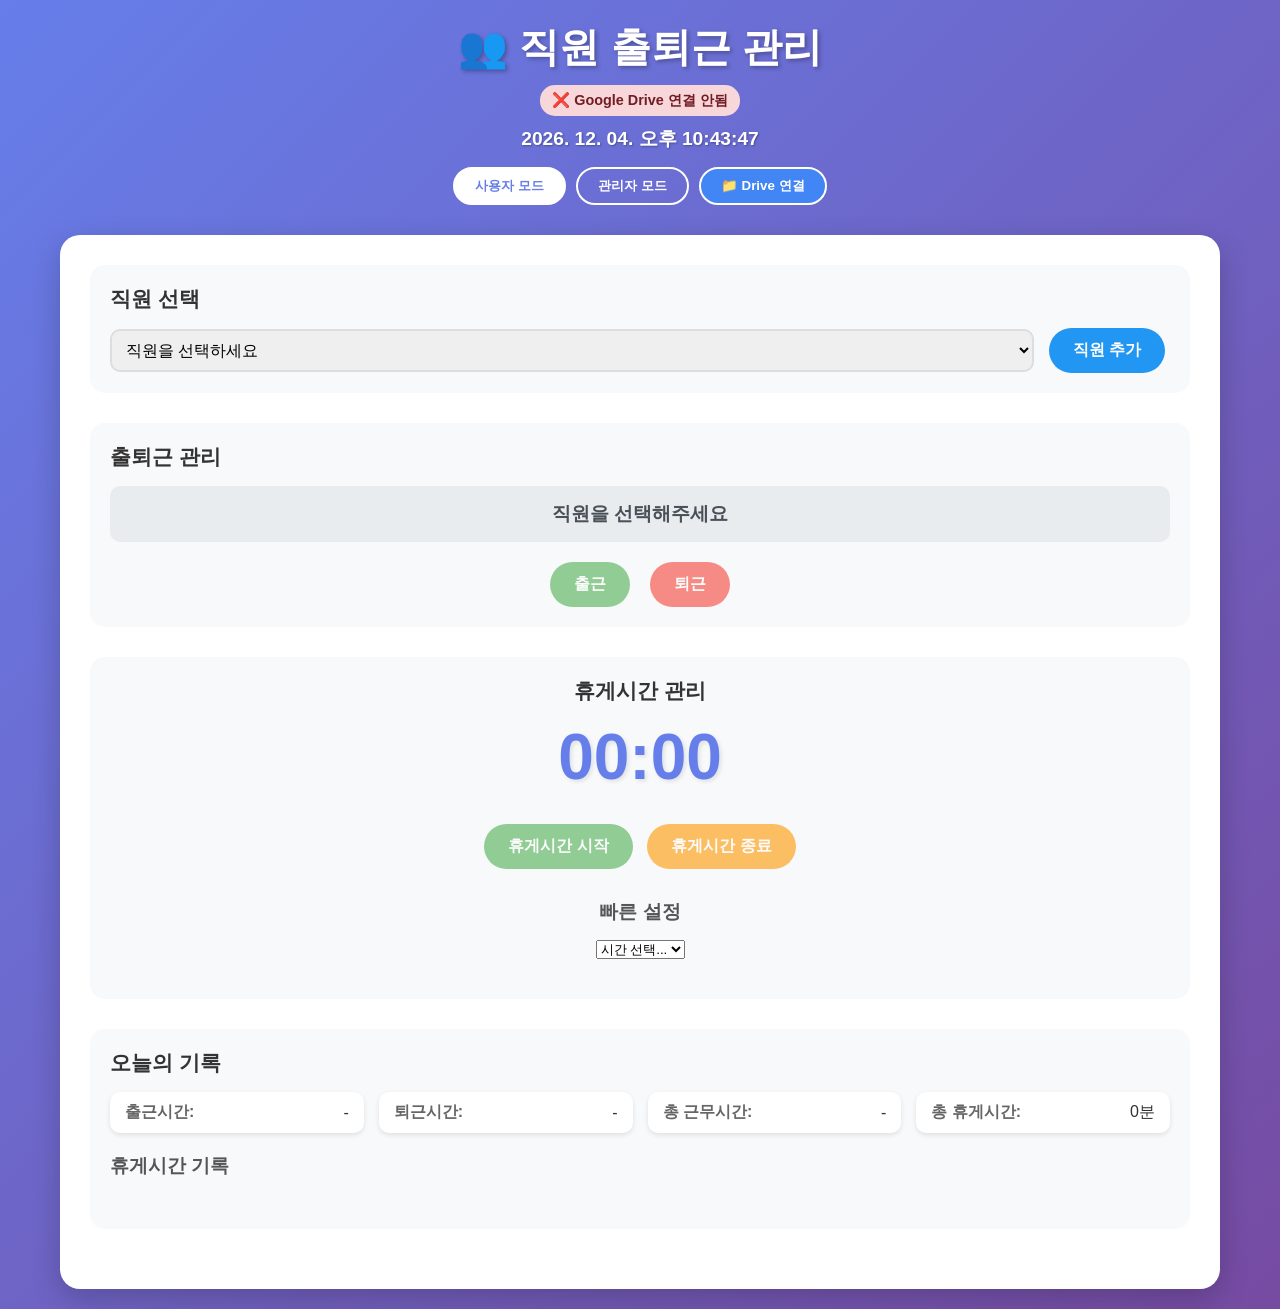
<file: index.html>
<!DOCTYPE html>
<html lang="ko">

<head>
    <meta charset="UTF-8">
    <meta name="viewport" content="width=device-width, initial-scale=1.0">
    <meta name="theme-color" content="#667eea">
    <!-- v2.1 -->
    <meta name="description" content="GPS 기반 직원 출퇴근 및 휴게시간 관리 시스템">
    <meta name="apple-mobile-web-app-capable" content="yes">
    <meta name="apple-mobile-web-app-status-bar-style" content="black-translucent">
    <meta name="apple-mobile-web-app-title" content="출퇴근관리">
    <title>직원 출퇴근 관리 시스템</title>
    <link rel="manifest" href="manifest.json">
    <link rel="apple-touch-icon" href="icons/icon-192x192.png">
    <link rel="stylesheet" href="style.css">
</head>

<body>
    <div class="container">
        <header>
            <h1>👥 직원 출퇴근 관리</h1>
            <div id="syncStatus" class="sync-status disconnected">❌ Google Drive 연결 안됨</div>
            <div class="current-time" id="currentTime"></div>
            <div class="mode-selector">
                <button id="userModeBtn" class="mode-btn active">사용자 모드</button>
                <button id="adminModeBtn" class="mode-btn">관리자 모드</button>
                <button id="googleSyncBtn" class="mode-btn sync-btn" disabled>📁 Drive 연결</button>
            </div>
        </header>

        <main>
            <!-- 사용자 모드 -->
            <div id="userMode" class="mode-content">
                <!-- 직원 선택 섹션 -->
                <div class="employee-section">
                    <h2>직원 선택</h2>
                    <div class="employee-selector">
                        <select id="employeeSelect">
                            <option value="">직원을 선택하세요</option>
                        </select>
                        <button id="addEmployeeBtn" class="btn btn-info">직원 추가</button>
                    </div>
                    <div id="addEmployeeForm" class="add-employee-form" style="display: none;">
                        <input type="text" id="employeeName" placeholder="직원 이름">
                        <button id="saveEmployeeBtn" class="btn btn-primary">저장</button>
                        <button id="cancelEmployeeBtn" class="btn btn-secondary">취소</button>
                    </div>
                </div>

                <!-- 출퇴근 관리 섹션 -->
                <div class="attendance-section">
                    <h2>출퇴근 관리</h2>
                    <div class="location-info" id="locationInfo">
                        <span class="location-status" id="locationStatus">📍 위치 확인 중...</span>
                    </div>
                    <div class="attendance-status" id="attendanceStatus">
                        <div class="status-display">직원을 선택해주세요</div>
                    </div>
                    <div class="attendance-controls">
                        <button id="checkInBtn" class="btn btn-primary" disabled>출근</button>
                        <button id="checkOutBtn" class="btn btn-danger" disabled>퇴근</button>
                    </div>
                </div>

                <!-- 휴게시간 관리 섹션 -->
                <div class="break-section">
                    <h2>휴게시간 관리</h2>
                    <div class="timer-display">
                        <span id="timer">00:00</span>
                    </div>

                    <div class="timer-controls">
                        <button id="startBreakBtn" class="btn btn-primary" disabled>휴게시간 시작</button>
                        <button id="endBreakBtn" class="btn btn-secondary" disabled>휴게시간 종료</button>
                    </div>

                    <div class="preset-times">
                        <h3>빠른 설정</h3>
                        <select id="presetSelect" class="preset-select">
                            <option value="">시간 선택...</option>
                            <option value="5">5분</option>
                            <option value="10">10분</option>
                            <option value="15">15분</option>
                            <option value="30">30분</option>
                        </select>
                    </div>
                </div>

                <!-- 오늘의 기록 -->
                <div class="daily-log">
                    <h2>오늘의 기록</h2>
                    <div class="log-summary" id="logSummary">
                        <div class="summary-item">
                            <span class="label">출근시간:</span>
                            <span id="checkInTime">-</span>
                        </div>
                        <div class="summary-item">
                            <span class="label">퇴근시간:</span>
                            <span id="checkOutTime">-</span>
                        </div>
                        <div class="summary-item">
                            <span class="label">총 근무시간:</span>
                            <span id="totalWorkTime">-</span>
                        </div>
                        <div class="summary-item">
                            <span class="label">총 휴게시간:</span>
                            <span id="totalBreakTime">0분</span>
                        </div>
                    </div>

                    <div class="break-log">
                        <h3>휴게시간 기록</h3>
                        <div id="breakList" class="break-list">
                            <!-- 휴게시간 기록이 여기에 표시됩니다 -->
                        </div>
                    </div>
                </div>
            </div>

            <!-- 관리자 모드 -->
            <div id="adminMode" class="mode-content" style="display: none;">
                <!-- 관리자 네비게이션 -->
                <div class="admin-nav">
                    <button id="companyManagementTab" class="admin-tab active">협력사 관리</button>
                    <button id="userManagementTab" class="admin-tab">사용자 관리</button>
                    <button id="attendanceReportTab" class="admin-tab">출퇴근 조회</button>
                </div>

                <!-- 협력사 관리 -->
                <div id="companyManagement" class="admin-section">
                    <div class="section-header">
                        <h2>협력사 관리</h2>
                    </div>

                    <!-- 협력사 신규 추가 폼 -->
                    <div id="addCompanyForm" class="form-section form-section-add">
                        <div class="form-section-title">
                            <span class="form-badge form-badge-add">신규 등록</span>
                            <h3>협력사 등록</h3>
                        </div>
                        <div class="form-grid">
                            <input type="text" id="companyName" placeholder="협력사명 *" required>
                            <input type="text" id="companyCode" placeholder="협력사 코드 *" required>
                            <input type="text" id="companyContact" placeholder="담당자 이름">
                            <input type="email" id="companyEmail" placeholder="이메일">
                            <textarea id="companyAddress" placeholder="주소" rows="2"></textarea>
                        </div>
                        <div class="location-section">
                            <h4>📍 사무실 위치 설정</h4>
                            <div class="form-grid">
                                <input type="number" step="any" id="companyLatitude" placeholder="위도 (예: 37.5665)">
                                <input type="number" step="any" id="companyLongitude" placeholder="경도 (예: 126.9780)">
                                <button type="button" id="getLocationBtn" class="btn btn-info">현재 위치 가져오기</button>
                                <button type="button" id="geocodeBtn" class="btn btn-info">주소로 좌표 찾기</button>
                            </div>
                            <div class="alert alert-info" style="margin-top: 10px;">
                                💡 직원들은 이 위치에서 80m 이내에서만 출퇴근이 가능합니다.
                            </div>
                        </div>
                        <div class="form-actions">
                            <button id="saveCompanyBtn" class="btn btn-primary">💾 저장</button>
                            <button id="cancelCompanyBtn" class="btn btn-secondary">🔄 초기화</button>
                        </div>
                    </div>

                    <!-- 협력사 수정 폼 -->
                    <div id="editCompanyForm" class="form-section form-section-edit" style="display: none;">
                        <div class="form-section-title">
                            <span class="form-badge form-badge-edit">수정 중</span>
                            <h3 id="editCompanyFormTitle">협력사 수정</h3>
                        </div>
                        <div class="form-grid">
                            <input type="text" id="editCompanyName" placeholder="협력사명 *" required>
                            <input type="text" id="editCompanyCode" placeholder="협력사 코드 *" required>
                            <input type="text" id="editCompanyContact" placeholder="담당자 이름">
                            <input type="email" id="editCompanyEmail" placeholder="이메일">
                            <textarea id="editCompanyAddress" placeholder="주소" rows="2"></textarea>
                        </div>
                        <div class="location-section">
                            <h4>📍 사무실 위치 설정</h4>
                            <div class="form-grid">
                                <input type="number" step="any" id="editCompanyLatitude" placeholder="위도 (예: 37.5665)">
                                <input type="number" step="any" id="editCompanyLongitude" placeholder="경도 (예: 126.9780)">
                                <button type="button" id="editGetLocationBtn" class="btn btn-info">현재 위치 가져오기</button>
                                <button type="button" id="editGeocodeBtn" class="btn btn-info">주소로 좌표 찾기</button>
                            </div>
                            <div class="alert alert-info" style="margin-top: 10px;">
                                💡 직원들은 이 위치에서 80m 이내에서만 출퇴근이 가능합니다.
                            </div>
                        </div>
                        <div class="form-actions">
                            <button id="updateCompanyBtn" class="btn btn-warning">✏️ 수정 완료</button>
                            <button id="cancelEditCompanyBtn" class="btn btn-secondary">취소</button>
                        </div>
                    </div>

                    <div class="data-table">
                        <table id="companyTable">
                            <thead>
                                <tr>
                                    <th>협력사명</th>
                                    <th>협력사 코드</th>
                                    <th class="hide-mobile">담당자</th>
                                    <th class="hide-mobile">연락처</th>
                                    <th>위치</th>
                                    <th class="hide-mobile">등록일</th>
                                    <th>관리</th>
                                </tr>
                            </thead>
                            <tbody id="companyTableBody">
                                <!-- 협력사 목록이 여기에 표시됩니다 -->
                            </tbody>
                        </table>
                    </div>
                </div>

                <!-- 사용자 관리 -->
                <div id="userManagement" class="admin-section" style="display: none;">
                    <div class="section-header">
                        <h2>사용자 관리</h2>
                    </div>

                    <div class="filter-section">
                        <select id="companyFilter">
                            <option value="">전체 협력사</option>
                        </select>
                    </div>

                    <!-- 사용자 신규 추가 폼 -->
                    <div id="addUserForm" class="form-section form-section-add">
                        <div class="form-section-title">
                            <span class="form-badge form-badge-add">신규 등록</span>
                            <h3>사용자 등록</h3>
                        </div>
                        <div class="form-grid">
                            <select id="userCompany" required>
                                <option value="">협력사 선택 *</option>
                            </select>
                            <input type="text" id="userName" placeholder="사용자명 *" required>
                            <input type="text" id="userEmployeeId" placeholder="사번">
                            <input type="text" id="userPosition" placeholder="직급">
                            <input type="text" id="userPhone" placeholder="연락처">
                            <input type="email" id="userEmail" placeholder="이메일">
                        </div>
                        <div class="form-actions">
                            <button id="saveUserBtn" class="btn btn-primary">💾 저장</button>
                            <button id="cancelUserBtn" class="btn btn-secondary">🔄 초기화</button>
                        </div>
                    </div>

                    <!-- 사용자 수정 폼 -->
                    <div id="editUserForm" class="form-section form-section-edit" style="display: none;">
                        <div class="form-section-title">
                            <span class="form-badge form-badge-edit">수정 중</span>
                            <h3 id="editUserFormTitle">사용자 수정</h3>
                        </div>
                        <div class="form-grid">
                            <select id="editUserCompany" required>
                                <option value="">협력사 선택 *</option>
                            </select>
                            <input type="text" id="editUserName" placeholder="사용자명 *" required>
                            <input type="text" id="editUserEmployeeId" placeholder="사번">
                            <input type="text" id="editUserPosition" placeholder="직급">
                            <input type="text" id="editUserPhone" placeholder="연락처">
                            <input type="email" id="editUserEmail" placeholder="이메일">
                        </div>
                        <div class="form-actions">
                            <button id="updateUserBtn" class="btn btn-warning">✏️ 수정 완료</button>
                            <button id="cancelEditUserBtn" class="btn btn-secondary">취소</button>
                        </div>
                    </div>

                    <div class="data-table">
                        <table id="userTable">
                            <thead>
                                <tr>
                                    <th>협력사</th>
                                    <th>사용자명</th>
                                    <th class="hide-mobile">사번</th>
                                    <th>직급</th>
                                    <th class="hide-mobile">연락처</th>
                                    <th class="hide-mobile">등록일</th>
                                    <th>관리</th>
                                </tr>
                            </thead>
                            <tbody id="userTableBody">
                                <!-- 사용자 목록이 여기에 표시됩니다 -->
                            </tbody>
                        </table>
                    </div>
                </div>

                <!-- 출퇴근 조회 -->
                <div id="attendanceReport" class="admin-section" style="display: none;">
                    <div class="section-header">
                        <h2>출퇴근 조회</h2>
                    </div>

                    <div class="filter-section">
                        <select id="reportCompanyFilter">
                            <option value="">전체 협력사</option>
                        </select>
                        <select id="reportUserFilter">
                            <option value="">전체 사용자</option>
                        </select>
                        <input type="date" id="reportDateFrom" value="">
                        <input type="date" id="reportDateTo" value="">
                        <button id="searchReportBtn" class="btn btn-info">조회</button>
                        <button id="exportReportBtn" class="btn btn-success">엑셀 다운로드</button>
                    </div>

                    <div class="report-summary">
                        <div class="summary-cards">
                            <div class="summary-card">
                                <h4>총 근무일수</h4>
                                <span id="totalWorkDays">0</span>
                            </div>
                            <div class="summary-card">
                                <h4>총 근무시간</h4>
                                <span id="totalWorkHours">0시간</span>
                            </div>
                            <div class="summary-card">
                                <h4>총 휴게시간</h4>
                                <span id="totalBreakHours">0시간</span>
                            </div>
                        </div>
                    </div>

                    <div class="data-table">
                        <table id="attendanceTable">
                            <thead>
                                <tr>
                                    <th>날짜</th>
                                    <th>협력사</th>
                                    <th>사용자명</th>
                                    <th>출근시간</th>
                                    <th>퇴근시간</th>
                                    <th>근무시간</th>
                                    <th>휴게시간</th>
                                    <th>상세</th>
                                </tr>
                            </thead>
                            <tbody id="attendanceTableBody">
                                <!-- 출퇴근 기록이 여기에 표시됩니다 -->
                            </tbody>
                        </table>
                    </div>
                </div>
            </div>
        </main>
    </div>

    <script src="config.js"></script>
    <script src="location-service.js"></script>
    <script src="pwa-install.js"></script>
    <script src="google-drive-sync.js"></script>
    <script src="app.js"></script>
    <script src="app-init.js"></script>
</body>

</html>
</file>
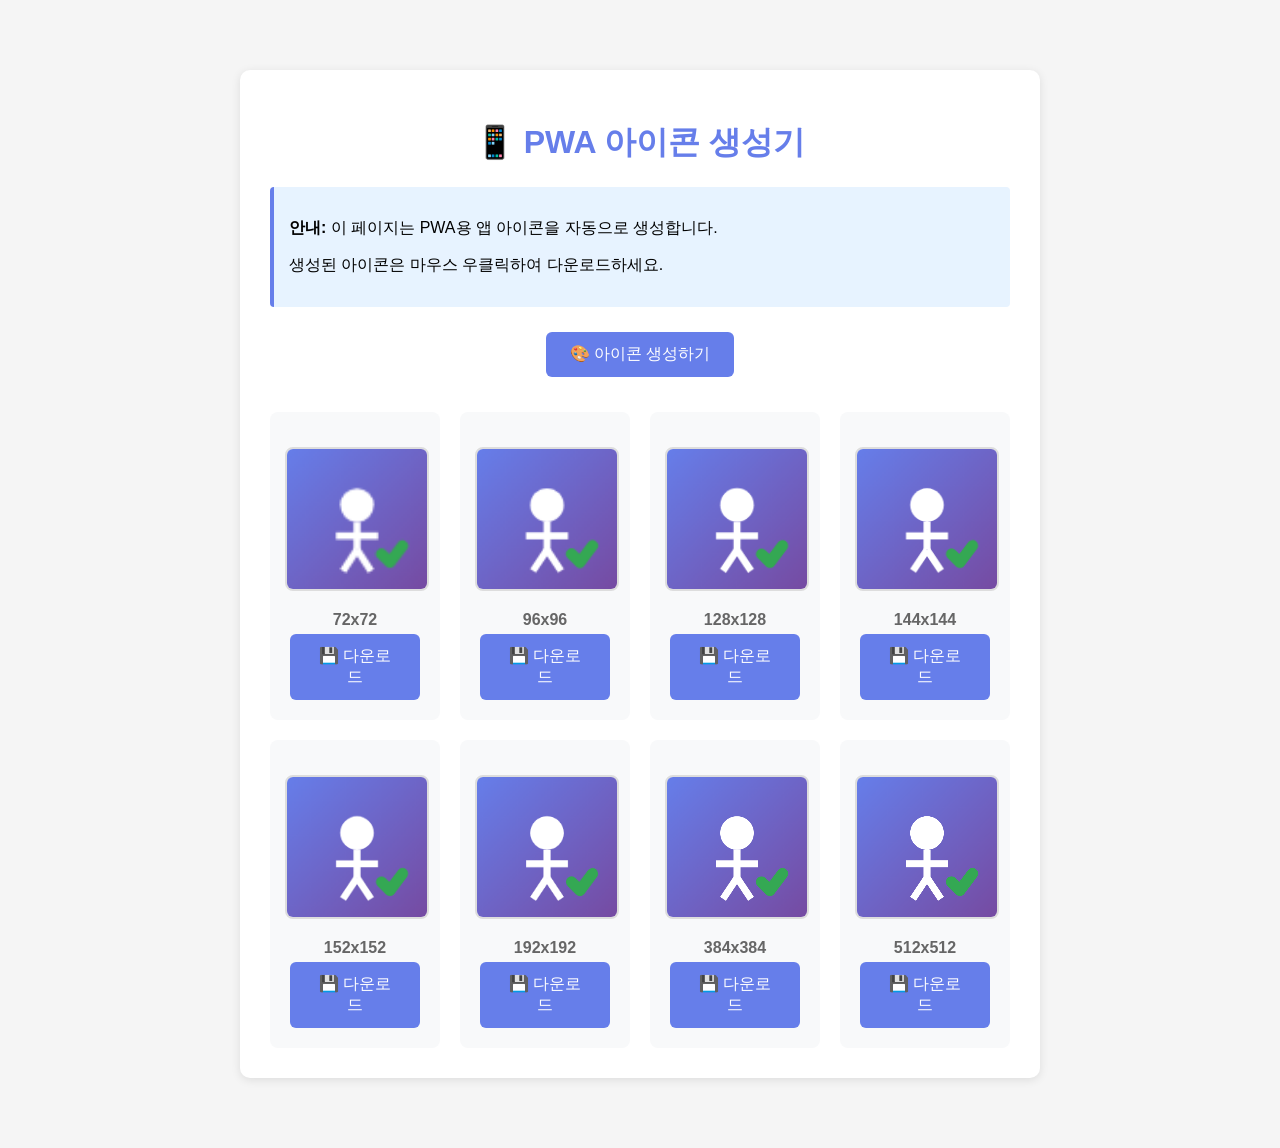
<file: generate-icons.html>
<!DOCTYPE html>
<html lang="ko">
<head>
    <meta charset="UTF-8">
    <meta name="viewport" content="width=device-width, initial-scale=1.0">
    <title>PWA 아이콘 생성기</title>
    <style>
        body {
            font-family: 'Segoe UI', Tahoma, Geneva, Verdana, sans-serif;
            max-width: 800px;
            margin: 50px auto;
            padding: 20px;
            background: #f5f5f5;
        }
        .container {
            background: white;
            padding: 30px;
            border-radius: 10px;
            box-shadow: 0 2px 10px rgba(0,0,0,0.1);
        }
        h1 {
            color: #667eea;
            text-align: center;
        }
        canvas {
            border: 2px solid #ddd;
            margin: 20px 0;
            display: block;
        }
        .icons-container {
            display: grid;
            grid-template-columns: repeat(auto-fit, minmax(150px, 1fr));
            gap: 20px;
            margin-top: 30px;
        }
        .icon-preview {
            text-align: center;
            padding: 15px;
            background: #f8f9fa;
            border-radius: 8px;
        }
        .icon-preview canvas {
            width: 100%;
            height: auto;
            border-radius: 8px;
        }
        .icon-preview p {
            margin: 10px 0 0 0;
            font-weight: bold;
            color: #666;
        }
        button {
            background: #667eea;
            color: white;
            border: none;
            padding: 12px 24px;
            border-radius: 6px;
            font-size: 16px;
            cursor: pointer;
            margin: 5px;
        }
        button:hover {
            background: #5568d3;
        }
        .info {
            background: #e7f3ff;
            padding: 15px;
            border-left: 4px solid #667eea;
            border-radius: 4px;
            margin: 20px 0;
        }
    </style>
</head>
<body>
    <div class="container">
        <h1>📱 PWA 아이콘 생성기</h1>
        
        <div class="info">
            <p><strong>안내:</strong> 이 페이지는 PWA용 앱 아이콘을 자동으로 생성합니다.</p>
            <p>생성된 아이콘은 마우스 우클릭하여 다운로드하세요.</p>
        </div>

        <div style="text-align: center;">
            <button onclick="generateAllIcons()">🎨 아이콘 생성하기</button>
        </div>

        <div class="icons-container" id="iconsContainer"></div>
    </div>

    <script>
        const sizes = [72, 96, 128, 144, 152, 192, 384, 512];

        function generateIcon(size) {
            const canvas = document.createElement('canvas');
            canvas.width = size;
            canvas.height = size;
            const ctx = canvas.getContext('2d');

            // 배경 그라디언트
            const gradient = ctx.createLinearGradient(0, 0, size, size);
            gradient.addColorStop(0, '#667eea');
            gradient.addColorStop(1, '#764ba2');
            ctx.fillStyle = gradient;
            ctx.fillRect(0, 0, size, size);

            // 아이콘 그리기 (출퇴근 체크 마크)
            ctx.fillStyle = 'white';
            ctx.strokeStyle = 'white';
            ctx.lineWidth = size * 0.05;

            // 사람 아이콘
            const centerX = size / 2;
            const centerY = size * 0.4;
            const headRadius = size * 0.12;
            
            // 머리
            ctx.beginPath();
            ctx.arc(centerX, centerY, headRadius, 0, Math.PI * 2);
            ctx.fill();

            // 몸통
            ctx.beginPath();
            ctx.moveTo(centerX, centerY + headRadius);
            ctx.lineTo(centerX, centerY + headRadius + size * 0.2);
            ctx.stroke();

            // 팔
            ctx.beginPath();
            ctx.moveTo(centerX - size * 0.15, centerY + headRadius + size * 0.1);
            ctx.lineTo(centerX + size * 0.15, centerY + headRadius + size * 0.1);
            ctx.stroke();

            // 다리
            ctx.beginPath();
            ctx.moveTo(centerX, centerY + headRadius + size * 0.2);
            ctx.lineTo(centerX - size * 0.1, centerY + headRadius + size * 0.35);
            ctx.moveTo(centerX, centerY + headRadius + size * 0.2);
            ctx.lineTo(centerX + size * 0.1, centerY + headRadius + size * 0.35);
            ctx.stroke();

            // 체크 마크
            ctx.strokeStyle = '#34a853';
            ctx.lineWidth = size * 0.08;
            ctx.lineCap = 'round';
            ctx.lineJoin = 'round';

            const checkSize = size * 0.15;
            const checkX = size * 0.75;
            const checkY = size * 0.75;

            ctx.beginPath();
            ctx.moveTo(checkX - checkSize * 0.5, checkY);
            ctx.lineTo(checkX - checkSize * 0.1, checkY + checkSize * 0.4);
            ctx.lineTo(checkX + checkSize * 0.5, checkY - checkSize * 0.4);
            ctx.stroke();

            return canvas;
        }

        function generateAllIcons() {
            const container = document.getElementById('iconsContainer');
            container.innerHTML = '';

            sizes.forEach(size => {
                const canvas = generateIcon(size);
                
                const wrapper = document.createElement('div');
                wrapper.className = 'icon-preview';
                
                const sizeLabel = document.createElement('p');
                sizeLabel.textContent = `${size}x${size}`;
                
                const downloadBtn = document.createElement('button');
                downloadBtn.textContent = '💾 다운로드';
                downloadBtn.onclick = () => downloadIcon(canvas, size);
                
                wrapper.appendChild(canvas);
                wrapper.appendChild(sizeLabel);
                wrapper.appendChild(downloadBtn);
                container.appendChild(wrapper);
            });

            alert('✅ 아이콘이 생성되었습니다!\n\n각 아이콘을 다운로드하여 icons 폴더에 저장하세요.');
        }

        function downloadIcon(canvas, size) {
            const link = document.createElement('a');
            link.download = `icon-${size}x${size}.png`;
            link.href = canvas.toDataURL();
            link.click();
        }

        // 페이지 로드 시 자동 생성
        window.addEventListener('load', () => {
            generateAllIcons();
        });
    </script>
</body>
</html>
</file>
<file: style.css>
* {
    margin: 0;
    padding: 0;
    box-sizing: border-box;
}

body {
    font-family: 'Segoe UI', Tahoma, Geneva, Verdana, sans-serif;
    background: linear-gradient(135deg, #667eea 0%, #764ba2 100%);
    min-height: 100vh;
    color: #333;
}

.container {
    max-width: 1200px;
    margin: 0 auto;
    padding: 20px;
}

header {
    text-align: center;
    margin-bottom: 30px;
}

header h1 {
    color: white;
    font-size: 2.5rem;
    text-shadow: 2px 2px 4px rgba(0,0,0,0.3);
    margin-bottom: 10px;
}

.current-time {
    color: white;
    font-size: 1.2rem;
    font-weight: bold;
    text-shadow: 1px 1px 2px rgba(0,0,0,0.3);
    margin-bottom: 15px;
}

.mode-selector {
    display: flex;
    gap: 10px;
    justify-content: center;
}

.mode-btn {
    padding: 8px 20px;
    border: 2px solid white;
    background: transparent;
    color: white;
    border-radius: 20px;
    cursor: pointer;
    transition: all 0.3s ease;
    font-weight: bold;
}

.mode-btn:hover {
    background: rgba(255,255,255,0.2);
}

.mode-btn.active {
    background: white;
    color: #667eea;
}

main {
    background: white;
    border-radius: 20px;
    padding: 30px;
    box-shadow: 0 10px 30px rgba(0,0,0,0.2);
}

/* 섹션 스타일 */
.employee-section, .attendance-section, .break-section, .daily-log {
    margin-bottom: 30px;
    padding: 20px;
    border-radius: 15px;
    background: #f8f9fa;
}

.employee-section h2, .attendance-section h2, .break-section h2, .daily-log h2 {
    color: #333;
    margin-bottom: 15px;
    font-size: 1.3rem;
}

/* 직원 선택 */
.employee-selector {
    display: flex;
    gap: 10px;
    align-items: center;
    flex-wrap: wrap;
}

#employeeSelect {
    flex: 1;
    min-width: 200px;
    padding: 10px;
    border: 2px solid #ddd;
    border-radius: 10px;
    font-size: 1rem;
}

.add-employee-form {
    margin-top: 15px;
    display: flex;
    gap: 10px;
    align-items: center;
    flex-wrap: wrap;
}

#employeeName {
    flex: 1;
    min-width: 200px;
    padding: 10px;
    border: 2px solid #ddd;
    border-radius: 10px;
    font-size: 1rem;
}

/* 출퇴근 관리 */
.attendance-status {
    text-align: center;
    margin-bottom: 20px;
}

.status-display {
    font-size: 1.2rem;
    font-weight: bold;
    padding: 15px;
    border-radius: 10px;
    background: #e9ecef;
    color: #495057;
}

.status-display.checked-in {
    background: #d4edda;
    color: #155724;
}

.status-display.on-break {
    background: #fff3cd;
    color: #856404;
}

.attendance-controls {
    display: flex;
    gap: 10px;
    justify-content: center;
    flex-wrap: wrap;
}

/* 휴게시간 관리 */
.break-section {
    text-align: center;
}

.timer-display {
    margin-bottom: 30px;
}

#timer {
    font-size: 4rem;
    font-weight: bold;
    color: #667eea;
    text-shadow: 2px 2px 4px rgba(0,0,0,0.1);
}

.timer-controls {
    margin-bottom: 30px;
}

.btn {
    padding: 12px 24px;
    margin: 0 5px;
    border: none;
    border-radius: 25px;
    font-size: 1rem;
    font-weight: bold;
    cursor: pointer;
    transition: all 0.3s ease;
}

.btn:hover {
    transform: translateY(-2px);
    box-shadow: 0 5px 15px rgba(0,0,0,0.2);
}

.btn-primary {
    background: #4CAF50;
    color: white;
}

.btn-secondary {
    background: #ff9800;
    color: white;
}

.btn-danger {
    background: #f44336;
    color: white;
}

.btn-info {
    background: #2196F3;
    color: white;
}

.btn:disabled {
    opacity: 0.6;
    cursor: not-allowed;
    transform: none;
}

.preset-times, .custom-time {
    margin-bottom: 20px;
}

.preset-times h3, .custom-time h3 {
    margin-bottom: 15px;
    color: #555;
}

.preset-btn {
    padding: 8px 16px;
    margin: 0 5px;
    border: 2px solid #667eea;
    background: white;
    color: #667eea;
    border-radius: 20px;
    cursor: pointer;
    transition: all 0.3s ease;
}

.preset-btn:hover {
    background: #667eea;
    color: white;
}

.custom-time {
    display: flex;
    flex-direction: column;
    align-items: center;
    gap: 10px;
}

#customMinutes {
    padding: 10px;
    border: 2px solid #ddd;
    border-radius: 10px;
    width: 100px;
    text-align: center;
    font-size: 1rem;
}

/* 일일 기록 */
.log-summary {
    display: grid;
    grid-template-columns: repeat(auto-fit, minmax(200px, 1fr));
    gap: 15px;
    margin-bottom: 20px;
}

.summary-item {
    display: flex;
    justify-content: space-between;
    align-items: center;
    padding: 10px 15px;
    background: white;
    border-radius: 10px;
    box-shadow: 0 2px 5px rgba(0,0,0,0.1);
}

.summary-item .label {
    font-weight: bold;
    color: #666;
}

.break-log {
    margin-top: 20px;
}

.break-log h3 {
    margin-bottom: 15px;
    color: #555;
}

.break-list {
    max-height: 200px;
    overflow-y: auto;
    margin-bottom: 15px;
}

.break-item {
    display: flex;
    justify-content: space-between;
    align-items: center;
    padding: 10px;
    margin-bottom: 5px;
    background: #f5f5f5;
    border-radius: 10px;
}

.break-time {
    font-weight: bold;
    color: #667eea;
}

.break-duration {
    color: #666;
}

.total-time {
    text-align: center;
    font-size: 1.2rem;
    font-weight: bold;
    color: #4CAF50;
    padding: 15px;
    background: #f0f8f0;
    border-radius: 10px;
}

/* 반응형 개선 */
@media (max-width: 768px) {
    .employee-selector, .add-employee-form, .attendance-controls {
        flex-direction: column;
    }
    
    .log-summary {
        grid-template-columns: 1fr;
    }
}

@media (max-width: 480px) {
    .container {
        padding: 10px;
    }
    
    #timer {
        font-size: 3rem;
    }
    
    .btn {
        padding: 10px 20px;
        font-size: 0.9rem;
    }
}

/* 관리자 모드 스타일 */
.admin-nav {
    display: flex;
    gap: 5px;
    margin-bottom: 30px;
    border-bottom: 2px solid #eee;
}

.admin-tab {
    padding: 12px 24px;
    border: none;
    background: transparent;
    color: #666;
    cursor: pointer;
    border-bottom: 3px solid transparent;
    transition: all 0.3s ease;
    font-weight: bold;
}

.admin-tab:hover {
    color: #667eea;
    background: #f8f9fa;
}

.admin-tab.active {
    color: #667eea;
    border-bottom-color: #667eea;
}

.admin-section {
    display: block;
}

.section-header {
    display: flex;
    justify-content: space-between;
    align-items: center;
    margin-bottom: 20px;
    padding-bottom: 10px;
    border-bottom: 1px solid #eee;
}

.section-header h2 {
    margin: 0;
    color: #333;
}

/* 폼 스타일 */
.form-section {
    background: #f8f9fa;
    padding: 20px;
    border-radius: 10px;
    margin-bottom: 20px;
}

/* 신규 추가 폼 - 파란색 테두리 */
.form-section-add {
    border-left: 5px solid #4a90e2;
    background: #f0f6ff;
}

/* 수정 폼 - 주황색 테두리 */
.form-section-edit {
    border-left: 5px solid #f5a623;
    background: #fffbf0;
}

/* 폼 타이틀 영역 */
.form-section-title {
    display: flex;
    align-items: center;
    gap: 12px;
    margin-bottom: 18px;
}

.form-section-title h3 {
    margin: 0;
    color: #333;
    font-size: 1.1rem;
}

/* 뱃지 스타일 */
.form-badge {
    display: inline-block;
    padding: 4px 12px;
    border-radius: 20px;
    font-size: 0.8rem;
    font-weight: bold;
    white-space: nowrap;
}

.form-badge-add {
    background: #4a90e2;
    color: white;
}

.form-badge-edit {
    background: #f5a623;
    color: white;
}

.form-section h3 {
    margin-bottom: 15px;
    color: #333;
}

.form-grid {
    display: grid;
    grid-template-columns: repeat(auto-fit, minmax(250px, 1fr));
    gap: 15px;
    margin-bottom: 20px;
}

.form-grid input, .form-grid select, .form-grid textarea {
    padding: 10px;
    border: 2px solid #ddd;
    border-radius: 8px;
    font-size: 1rem;
}

.form-grid textarea {
    grid-column: 1 / -1;
    resize: vertical;
}

.form-actions {
    display: flex;
    gap: 10px;
    justify-content: flex-end;
}

/* 수정 완료 버튼 */
.btn-warning {
    background: #f5a623;
    color: white;
    border: none;
    padding: 10px 20px;
    border-radius: 8px;
    font-size: 1rem;
    cursor: pointer;
    font-weight: bold;
}

.btn-warning:hover {
    background: #e09610;
}

/* 필터 섹션 */
.filter-section {
    display: flex;
    gap: 15px;
    align-items: center;
    margin-bottom: 20px;
    padding: 15px;
    background: #f8f9fa;
    border-radius: 10px;
    flex-wrap: wrap;
}

.filter-section select, .filter-section input {
    padding: 8px 12px;
    border: 2px solid #ddd;
    border-radius: 6px;
    font-size: 0.9rem;
}

/* 테이블 스타일 */
.data-table {
    overflow-x: auto;
    background: white;
    border-radius: 10px;
    box-shadow: 0 2px 10px rgba(0,0,0,0.1);
}

.data-table table {
    width: 100%;
    border-collapse: collapse;
}

.data-table th {
    background: #667eea;
    color: white;
    padding: 12px;
    text-align: left;
    font-weight: bold;
}

.data-table td {
    padding: 12px;
    border-bottom: 1px solid #eee;
}

.data-table tr:hover {
    background: #f8f9fa;
}

.data-table .action-btn {
    padding: 4px 8px;
    margin: 0 2px;
    border: none;
    border-radius: 4px;
    cursor: pointer;
    font-size: 0.8rem;
}

.action-btn.edit {
    background: #ffc107;
    color: white;
}

.action-btn.delete {
    background: #dc3545;
    color: white;
}

.action-btn.view {
    background: #17a2b8;
    color: white;
}

/* 리포트 요약 */
.report-summary {
    margin-bottom: 20px;
}

.summary-cards {
    display: grid;
    grid-template-columns: repeat(auto-fit, minmax(200px, 1fr));
    gap: 15px;
}

.summary-card {
    background: white;
    padding: 20px;
    border-radius: 10px;
    text-align: center;
    box-shadow: 0 2px 10px rgba(0,0,0,0.1);
}

.summary-card h4 {
    margin-bottom: 10px;
    color: #666;
    font-size: 0.9rem;
}

.summary-card span {
    font-size: 1.5rem;
    font-weight: bold;
    color: #667eea;
}

/* 반응형 개선 */
@media (max-width: 768px) {

    /* 컨테이너 */
    .container {
        padding: 8px;
    }

    /* 헤더 - 컴팩트하게 */
    header {
        margin-bottom: 10px;
        padding: 4px 0;
    }

    header h1 {
        font-size: 1.25rem;
        margin-bottom: 5px;
    }

    .current-time {
        font-size: 0.85rem;
        margin-bottom: 8px;
    }

    .sync-status {
        font-size: 0.75rem;
        padding: 3px 8px;
        margin-bottom: 6px;
    }

    /* 모드 버튼 - 한 줄에 모두 */
    .mode-selector {
        flex-direction: row;
        flex-wrap: nowrap;
        gap: 5px;
        justify-content: center;
    }

    .mode-btn {
        font-size: 0.75rem;
        padding: 7px 8px;
        flex: 1;
        white-space: nowrap;
        overflow: hidden;
        text-overflow: ellipsis;
        min-width: 0;
    }

    /* 메인 카드 */
    main {
        padding: 12px;
        border-radius: 12px;
    }

    /* 섹션 */
    .employee-section,
    .attendance-section,
    .break-section,
    .daily-log {
        padding: 12px;
        margin-bottom: 12px;
        border-radius: 10px;
    }

    .employee-section h2,
    .attendance-section h2,
    .break-section h2,
    .daily-log h2 {
        font-size: 1rem;
        margin-bottom: 10px;
    }

    /* 직원 선택 */
    .employee-selector {
        flex-direction: column;
        gap: 8px;
    }

    #employeeSelect {
        width: 100%;
        font-size: 0.95rem;
        padding: 11px;
    }

    /* 직원 추가 버튼 */
    #addEmployeeBtn {
        width: 100%;
        padding: 10px;
        font-size: 0.9rem;
    }

    /* 출퇴근 버튼 - 가로 나란히 */
    .attendance-controls {
        display: flex;
        flex-direction: row;
        gap: 8px;
    }

    .attendance-controls .btn {
        flex: 1;
        padding: 16px 10px;
        font-size: 1.05rem;
        border-radius: 12px;
        white-space: nowrap;
    }

    /* 상태 표시 */
    .status-display {
        font-size: 1.05rem;
        padding: 12px;
    }

    /* 타이머 */
    #timer {
        font-size: 2.8rem;
    }

    .timer-display {
        margin: 8px 0 12px 0;
    }

    .timer-controls {
        display: flex;
        flex-direction: row;
        gap: 8px;
        margin-bottom: 14px;
    }

    .timer-controls .btn {
        flex: 1;
        padding: 12px 8px;
        font-size: 0.9rem;
        white-space: nowrap;
    }

    /* 빠른 설정 - 콤보박스 */
    .preset-times {
        margin-top: 8px;
    }

    .preset-times h3 {
        font-size: 0.9rem;
        margin-bottom: 8px;
        text-align: center;
    }

    .preset-select {
        width: 100%;
        padding: 12px 16px;
        font-size: 1rem;
        border: 2px solid #667eea;
        border-radius: 12px;
        background: white;
        color: #333;
        cursor: pointer;
        appearance: auto;
    }

    /* 오늘의 기록 */
    .log-summary {
        grid-template-columns: 1fr;
        gap: 0;
    }

    .log-summary .summary-item {
        font-size: 0.9rem;
        padding: 10px 12px;
        border-bottom: 1px solid #eee;
        border-radius: 0;
        margin-bottom: 0;
    }

    .log-summary .summary-item:last-child {
        border-bottom: none;
    }

    .break-log {
        margin-top: 12px;
    }

    .break-log h3 {
        font-size: 0.95rem;
        margin-bottom: 10px;
    }

    .break-item {
        padding: 9px;
        font-size: 0.9rem;
    }

    /* 관리자 탭 */
    .admin-nav {
        display: flex;
        flex-direction: row;
        overflow-x: auto;
        gap: 0;
        border-bottom: 2px solid #eee;
        margin-bottom: 14px;
        -webkit-overflow-scrolling: touch;
    }

    .admin-tab {
        flex: 1;
        min-width: 70px;
        padding: 9px 6px;
        font-size: 0.78rem;
        white-space: nowrap;
        border-radius: 0;
    }

    /* 섹션 헤더 */
    .section-header {
        flex-direction: column;
        gap: 8px;
        align-items: flex-start;
        margin-bottom: 12px;
    }

    .section-header h2 {
        font-size: 1rem;
    }

    /* 폼 */
    .form-section {
        padding: 12px;
        border-radius: 10px;
        margin-bottom: 12px;
    }

    .form-section-title {
        margin-bottom: 10px;
        gap: 7px;
    }

    .form-section-title h3 {
        font-size: 0.95rem;
    }

    .form-badge {
        font-size: 0.72rem;
        padding: 3px 9px;
    }

    .form-grid {
        grid-template-columns: 1fr;
        gap: 8px;
        margin-bottom: 12px;
    }

    .form-grid input,
    .form-grid select,
    .form-grid textarea {
        padding: 11px;
        font-size: 0.95rem;
    }

    .form-actions {
        justify-content: stretch;
        gap: 8px;
    }

    .form-actions .btn {
        flex: 1;
        padding: 12px 8px;
        font-size: 0.9rem;
    }

    /* 위치 섹션 */
    .location-section {
        padding: 10px;
        margin: 12px 0;
    }

    .location-section h4 {
        font-size: 0.9rem;
    }

    /* 필터 */
    .filter-section {
        flex-direction: column;
        align-items: stretch;
        gap: 7px;
        padding: 10px;
    }

    .filter-section select,
    .filter-section input {
        width: 100%;
        padding: 10px 11px;
        font-size: 0.9rem;
    }

    .filter-section .btn {
        width: 100%;
        padding: 11px;
        font-size: 0.9rem;
    }

    /* 테이블 - 모바일 카드형 변환 */
    .data-table {
        font-size: 0.82rem;
        overflow-x: auto;
        -webkit-overflow-scrolling: touch;
    }

    /* 협력사/사용자 관리 테이블은 주요 컬럼만 표시 */
    .data-table table {
        min-width: 100%;
        word-break: keep-all;
    }

    .data-table th {
        padding: 10px 6px;
        font-size: 0.78rem;
        white-space: nowrap;
    }

    .data-table td {
        padding: 10px 6px;
        font-size: 0.82rem;
        word-break: break-all;
        vertical-align: middle;
    }

    /* 특정 컬럼 숨기기 - 모바일에서 불필요한 컬럼 */
    .data-table .hide-mobile {
        display: none;
    }

    /* 액션 버튼 영역 */
    .data-table td:last-child {
        white-space: nowrap;
        min-width: 80px;
    }

    .action-btn {
        padding: 7px 10px;
        font-size: 0.8rem;
        border-radius: 6px;
        display: inline-block;
        margin: 2px 1px;
    }

    /* 위치 상태 */
    .location-status {
        font-size: 0.85rem;
        padding: 9px 14px;
        width: 100%;
        text-align: center;
        display: block;
    }

    /* 리포트 카드 */
    .summary-cards {
        grid-template-columns: 1fr 1fr;
        gap: 8px;
    }

    .summary-card {
        padding: 12px 8px;
    }

    .summary-card h4 {
        font-size: 0.75rem;
    }

    .summary-card span {
        font-size: 1.1rem;
    }

    /* 액션 버튼 */
    .action-btn {
        padding: 6px 10px;
        font-size: 0.8rem;
        border-radius: 5px;
    }

    /* btn 공통 */
    .btn {
        font-size: 0.9rem;
    }
}


/* Google Drive 동기화 스타일 */
.sync-status {
    display: inline-block;
    padding: 6px 12px;
    border-radius: 15px;
    font-size: 0.9rem;
    font-weight: bold;
    margin-bottom: 10px;
}

.sync-status.connected {
    background: #d4edda;
    color: #155724;
}

.sync-status.disconnected {
    background: #f8d7da;
    color: #721c24;
}

.sync-btn {
    background: #4285f4 !important;
    color: white !important;
}

.sync-btn.signed-in {
    background: #34a853 !important;
}

.sync-btn:hover {
    opacity: 0.9;
}


/* 위치 정보 스타일 */
.location-section {
    margin: 20px 0;
    padding: 15px;
    background: #f0f8ff;
    border-radius: 10px;
    border-left: 4px solid #4285f4;
}

.location-section h4 {
    margin-bottom: 15px;
    color: #333;
}

.location-info {
    text-align: center;
    margin-bottom: 15px;
    display: none; /* 초기에는 숨김 */
}

.location-info {
    text-align: center;
    margin-bottom: 15px;
}

.location-status {
    display: inline-block;
    padding: 8px 16px;
    border-radius: 20px;
    font-weight: bold;
    font-size: 0.9rem;
}

.location-status.checking {
    background: #fff3cd;
    color: #856404;
}

.location-status.valid {
    background: #d4edda;
    color: #155724;
}

.location-status.invalid {
    background: #f8d7da;
    color: #721c24;
}

.location-status.unavailable {
    background: #e2e3e5;
    color: #383d41;
}

.distance-info {
    display: block;
    font-size: 0.85rem;
    margin-top: 5px;
    color: #666;
}


/* PWA 관련 스타일 */
.pwa-install-button {
    padding: 8px 16px;
    border: 2px solid white;
    background: #34a853;
    color: white;
    border-radius: 20px;
    cursor: pointer;
    transition: all 0.3s ease;
    font-weight: bold;
    font-size: 0.9rem;
}

.pwa-install-button:hover {
    background: #2d8e47;
    transform: translateY(-2px);
    box-shadow: 0 5px 15px rgba(0,0,0,0.3);
}

/* Standalone 모드 (설치된 앱) */
.pwa-standalone .current-time {
    margin-top: 10px;
}

/* 오프라인 표시 */
body.offline::before {
    content: '⚠️ 오프라인 모드';
    position: fixed;
    top: 0;
    left: 0;
    right: 0;
    background: #ff9800;
    color: white;
    text-align: center;
    padding: 5px;
    z-index: 10000;
    font-weight: bold;
    font-size: 0.9rem;
}

/* 모바일 최적화 */
@media (max-width: 768px) {
    .pwa-install-button {
        font-size: 0.8rem;
        padding: 6px 12px;
    }
    
    .mode-selector {
        flex-wrap: wrap;
        gap: 5px;
    }
    
    .mode-btn {
        font-size: 0.85rem;
        padding: 6px 14px;
    }
}

/* iOS Safe Area 지원 */
@supports (padding: max(0px)) {
    body {
        padding-top: max(0px, env(safe-area-inset-top));
        padding-bottom: max(0px, env(safe-area-inset-bottom));
    }
}

/* 터치 피드백 */
@media (hover: none) {
    .btn:active,
    .mode-btn:active,
    .preset-btn:active {
        transform: scale(0.95);
        opacity: 0.8;
    }
}
</file>
